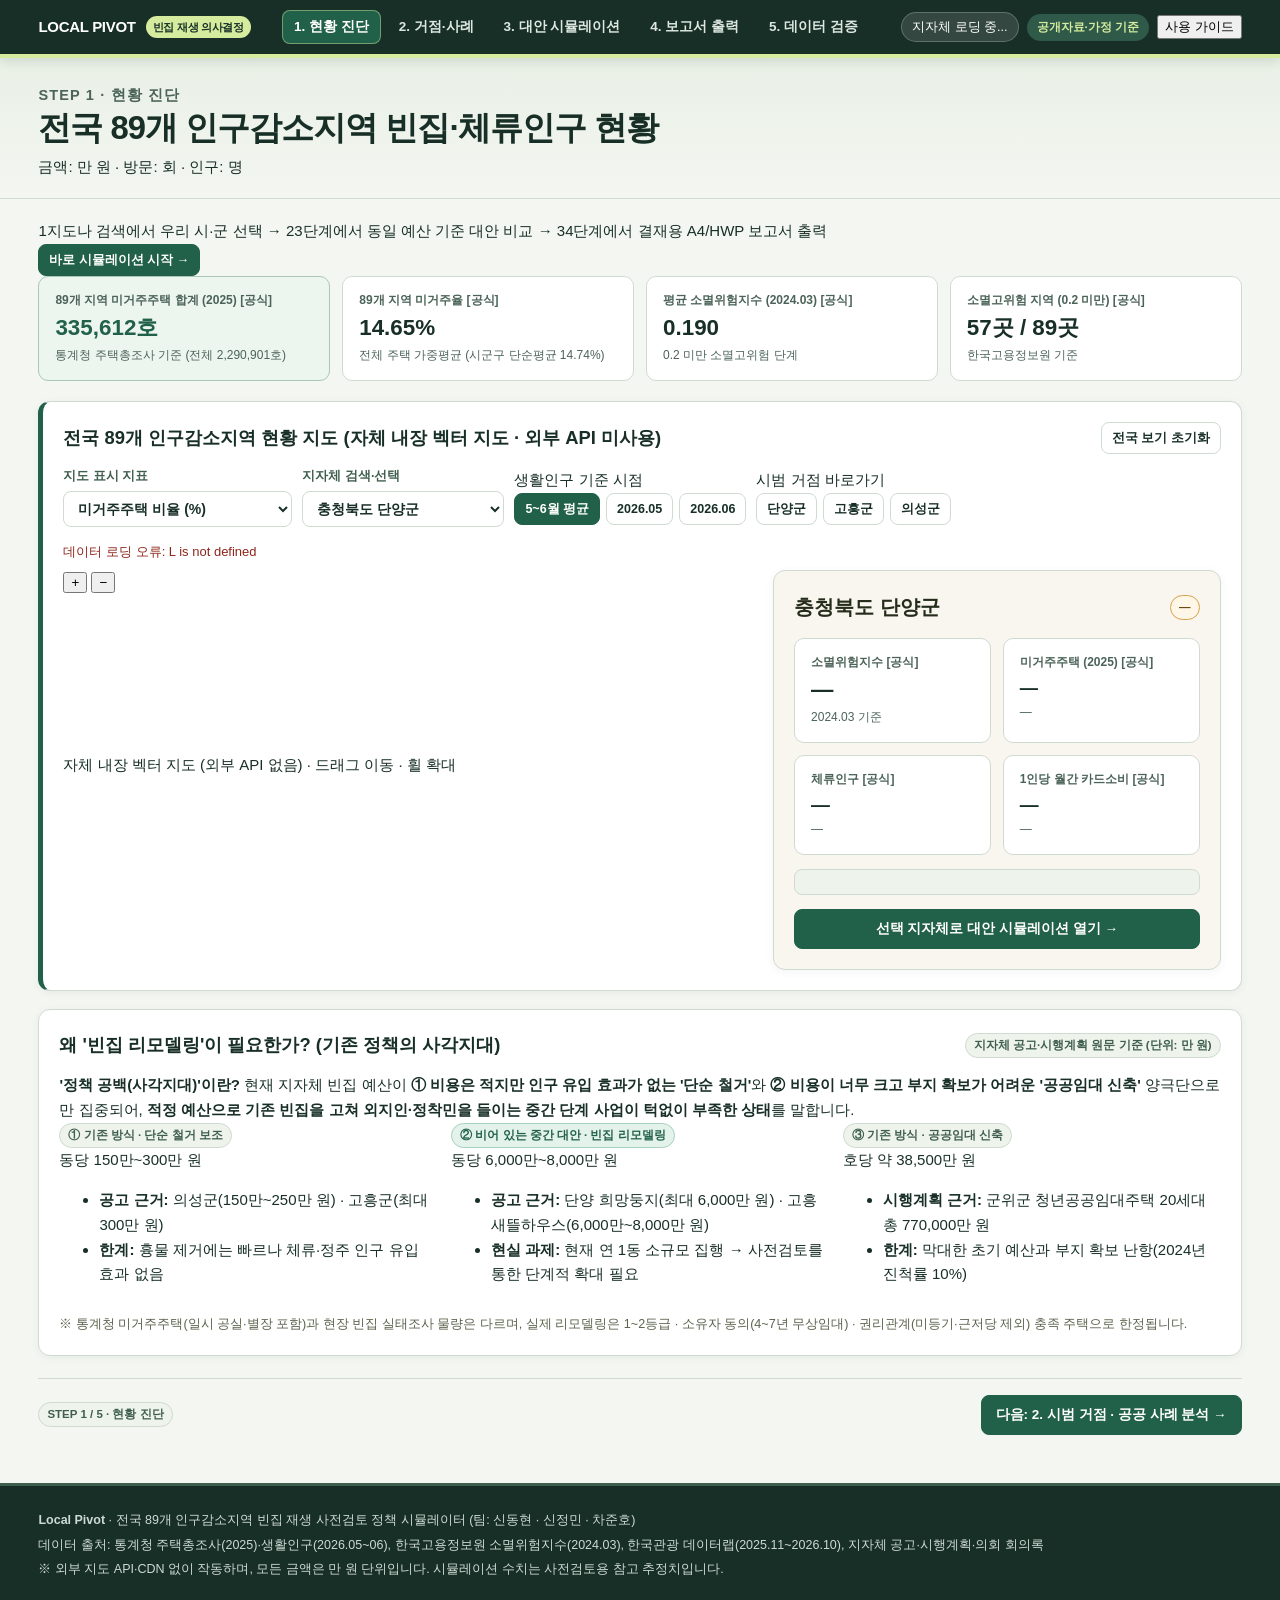
<file: index.html>
<!DOCTYPE html>
<html lang="ko">
<head>
  <meta charset="utf-8" />
  <meta name="viewport" content="width=device-width, initial-scale=1" />
  <title>Local Pivot | 1. 현황 진단 — 전국 89개 인구감소지역</title>
  <link rel="stylesheet" href="css/style.css?v=v4" />
</head>
<body>
  <header class="gnb">
    <div class="wrap gnb-inner">
      <a class="brand" href="index.html">
        <span>LOCAL PIVOT</span>
        <span class="brand-badge">빈집 재생 의사결정</span>
      </a>
      <nav class="nav-links" aria-label="주요 업무 단계">
        <a href="index.html" class="active">1. 현황 진단</a>
        <a href="solution.html" class="">2. 거점·사례</a>
        <a href="alternatives.html" class="">3. 대안 시뮬레이션</a>
        <a href="report.html" class="">4. 보고서 출력</a>
        <a href="audit.html" class="">5. 데이터 검증</a>
      </nav>
      <div class="gnb-status">
        <span id="gnbRegionPill" class="region-pill">지자체 로딩 중...</span>
        <span id="gnbModePill" class="mode-pill">공개자료·가정 기준</span>
        <button type="button" id="openGuideBtn" class="guide-open-btn">사용 가이드</button>
      </div>
    </div>
  </header>

  <section class="hero">
    <div class="wrap hero-row">
      <div>
        <p class="eyebrow">STEP 1 · 현황 진단</p>
        <h1>전국 89개 인구감소지역 빈집·체류인구 현황</h1>
      </div>
      <span class="unit-chip">금액: 만 원 · 방문: 회 · 인구: 명</span>
    </div>
  </section>

  <main class="wrap">
    <div class="guide-bar">
      <div class="guide-steps">
        <span class="guide-step"><span class="step-num">1</span>지도나 검색에서 우리 시·군 선택</span>
        <span class="guide-arrow">→</span>
        <span class="guide-step"><span class="step-num">2</span>3단계에서 동일 예산 기준 대안 비교</span>
        <span class="guide-arrow">→</span>
        <span class="guide-step"><span class="step-num">3</span>4단계에서 결재용 A4/HWP 보고서 출력</span>
      </div>
      <a href="alternatives.html" class="btn btn-primary btn-sm">바로 시뮬레이션 시작 →</a>
    </div>

    <div class="grid-4" style="margin-bottom:20px;">
      <div class="kpi highlight">
        <div class="kpi-label"><span>89개 지역 미거주주택 합계 (2025)</span> <span class="tag-cert tag-official">[공식]</span></div>
        <div class="kpi-val" id="kpiTotalUnocc">—</div>
        <div class="kpi-sub">통계청 주택총조사 기준 (전체 2,290,901호)</div>
      </div>
      <div class="kpi">
        <div class="kpi-label"><span>89개 지역 미거주율</span> <span class="tag-cert tag-official">[공식]</span></div>
        <div class="kpi-val" id="kpiAvgRate">—</div>
        <div class="kpi-sub" id="kpiAvgRateSub">전체 주택 가중평균</div>
      </div>
      <div class="kpi">
        <div class="kpi-label"><span>평균 소멸위험지수 (2024.03)</span> <span class="tag-cert tag-official">[공식]</span></div>
        <div class="kpi-val" id="kpiAvgExt">—</div>
        <div class="kpi-sub">0.2 미만 소멸고위험 단계</div>
      </div>
      <div class="kpi">
        <div class="kpi-label"><span>소멸고위험 지역 (0.2 미만)</span> <span class="tag-cert tag-official">[공식]</span></div>
        <div class="kpi-val" id="kpiHighRisk">—</div>
        <div class="kpi-sub">한국고용정보원 기준</div>
      </div>
    </div>

    <div class="card card-accent">
      <h2>
        <span>전국 89개 인구감소지역 현황 지도 (자체 내장 벡터 지도 · 외부 API 미사용)</span>
        <button type="button" id="resetMapViewBtn" class="btn btn-sm">전국 보기 초기화</button>
      </h2>

      <div class="toolbar">
        <label class="field">
          지도 표시 지표
          <select id="metricSelect">
            <option value="unoccupied_rate">미거주주택 비율 (%)</option>
            <option value="extinction_index">소멸위험지수</option>
            <option value="stay_ratio">공식 체류인구 배수 (배)</option>
            <option value="spend_per_person">1인당 월간 카드소비액 (만 원)</option>
          </select>
        </label>
        <label class="field">
          지자체 검색·선택
          <select id="regionSelect"></select>
        </label>
        <div class="field">
          <span>생활인구 기준 시점</span>
          <div style="display:flex;gap:6px;">
            <button type="button" class="btn btn-sm month-btn active" data-month="avg">5~6월 평균</button>
            <button type="button" class="btn btn-sm month-btn" data-month="202605">2026.05</button>
            <button type="button" class="btn btn-sm month-btn" data-month="202606">2026.06</button>
          </div>
        </div>
        <div class="field">
          <span>시범 거점 바로가기</span>
          <div style="display:flex;gap:6px;">
            <button type="button" class="btn btn-sm pilot-jump-btn" data-code="43800">단양군</button>
            <button type="button" class="btn btn-sm pilot-jump-btn" data-code="46770">고흥군</button>
            <button type="button" class="btn btn-sm pilot-jump-btn" data-code="47730">의성군</button>
          </div>
        </div>
      </div>
      <p id="mapStatus" style="margin:0 0 8px;font-size:13px;color:#8f261c;"></p>

      <div class="grid-map">
        <div id="mapStage" class="map-stage" aria-label="전국 89개 인구감소지역 자체 벡터 지도">
          <div class="map-controls">
            <button type="button" id="zoomInBtn" class="map-ctrl-btn" title="확대">+</button>
            <button type="button" id="zoomOutBtn" class="map-ctrl-btn" title="축소">−</button>
          </div>
          <svg id="koreaMapSvg" role="img" aria-label="대한민국 시군구 인구감소지역 지도"></svg>
          <div id="mapTooltip" class="map-tooltip"></div>
          <div id="mapLegend" class="map-legend"></div>
          <div class="map-credit">자체 내장 벡터 지도 (외부 API 없음) · 드래그 이동 · 휠 확대</div>
        </div>

        <div class="card" style="margin-bottom:0;background:#f8f6ee;">
          <div style="display:flex;align-items:center;justify-content:space-between;gap:8px;flex-wrap:wrap;margin-bottom:14px;">
            <h3 id="selRegionName" style="margin:0;font-size:1.25rem;color:#252c1b;">충청북도 단양군</h3>
            <span id="selExtClass" class="badge badge-warn">—</span>
          </div>
          <div class="grid-2" style="gap:12px;">
            <div class="kpi">
              <div class="kpi-label"><span>소멸위험지수</span> <span class="tag-cert tag-official">[공식]</span></div>
              <div class="kpi-val" id="selExtVal">—</div>
              <div class="kpi-sub">2024.03 기준</div>
            </div>
            <div class="kpi">
              <div class="kpi-label"><span>미거주주택 (2025)</span> <span class="tag-cert tag-official">[공식]</span></div>
              <div class="kpi-val" id="selUnocc" style="font-size:1.14rem;">—</div>
              <div class="kpi-sub" id="selTotalHousing">—</div>
            </div>
            <div class="kpi">
              <div class="kpi-label"><span>체류인구</span> <span class="tag-cert tag-official">[공식]</span></div>
              <div class="kpi-val" id="selStayPop" style="font-size:1.18rem;">—</div>
              <div class="kpi-sub" id="selStayRatio">—</div>
            </div>
            <div class="kpi">
              <div class="kpi-label"><span>1인당 월간 카드소비</span> <span class="tag-cert tag-official">[공식]</span></div>
              <div class="kpi-val" id="selSpend" style="font-size:1.18rem;">—</div>
              <div class="kpi-sub" id="selStayHours">—</div>
            </div>
          </div>
          <p id="pilotBadgeNote" class="info-box" style="margin:14px 0 14px;font-size:13px;"></p>
          <a id="quickSimLink" href="alternatives.html" class="btn btn-primary" style="width:100%;">선택 지자체로 대안 시뮬레이션 열기 →</a>
        </div>
      </div>
    </div>

    <!-- 정책 공백의 명확한 의미 설명 + 3단 비교 카드 -->
    <div class="card card-earth">
      <h2>
        <span>왜 '빈집 리모델링'이 필요한가? (기존 정책의 사각지대)</span>
        <span class="badge badge-earth">지자체 공고·시행계획 원문 기준 (단위: 만 원)</span>
      </h2>
      <div class="gap-explain">
        <strong>'정책 공백(사각지대)'이란?</strong> 현재 지자체 빈집 예산이 <strong>① 비용은 적지만 인구 유입 효과가 없는 '단순 철거'</strong>와 <strong>② 비용이 너무 크고 부지 확보가 어려운 '공공임대 신축'</strong> 양극단으로만 집중되어, <strong>적정 예산으로 기존 빈집을 고쳐 외지인·정착민을 들이는 중간 단계 사업이 턱없이 부족한 상태</strong>를 말합니다.
      </div>
      <div class="grid-3">
        <div class="gap-card">
          <span class="badge">① 기존 방식 · 단순 철거 보조</span>
          <div class="gap-price">동당 150만~300만 원</div>
          <ul>
            <li><strong>공고 근거:</strong> 의성군(150만~250만 원) · 고흥군(최대 300만 원)</li>
            <li><strong>한계:</strong> 흉물 제거에는 빠르나 체류·정주 인구 유입 효과 없음</li>
          </ul>
        </div>
        <div class="gap-card featured">
          <span class="badge badge-accent">② 비어 있는 중간 대안 · 빈집 리모델링</span>
          <div class="gap-price">동당 6,000만~8,000만 원</div>
          <ul>
            <li><strong>공고 근거:</strong> 단양 희망둥지(최대 6,000만 원) · 고흥 새뜰하우스(6,000만~8,000만 원)</li>
            <li><strong>현실 과제:</strong> 현재 연 1동 소규모 집행 → 사전검토를 통한 단계적 확대 필요</li>
          </ul>
        </div>
        <div class="gap-card">
          <span class="badge badge-earth">③ 기존 방식 · 공공임대 신축</span>
          <div class="gap-price">호당 약 38,500만 원</div>
          <ul>
            <li><strong>시행계획 근거:</strong> 군위군 청년공공임대주택 20세대 총 770,000만 원</li>
            <li><strong>한계:</strong> 막대한 초기 예산과 부지 확보 난항(2024년 진척률 10%)</li>
          </ul>
        </div>
      </div>
      <p style="margin:12px 0 0;font-size:12.6px;color:#5c634d;">
        ※ 통계청 미거주주택(일시 공실·별장 포함)과 현장 빈집 실태조사 물량은 다르며, 실제 리모델링은 1~2등급 · 소유자 동의(4~7년 무상임대) · 권리관계(미등기·근저당 제외) 충족 주택으로 한정됩니다.
      </p>
    </div>

    <div class="chapter-footer">
      <span class="badge">STEP 1 / 5 · 현황 진단</span>
      <a href="solution.html" class="btn btn-primary">다음: 2. 시범 거점 · 공공 사례 분석 →</a>
    </div>
  </main>

  <footer>
    <div class="wrap">
      <p><strong>Local Pivot</strong> · 전국 89개 인구감소지역 빈집 재생 사전검토 정책 시뮬레이터 (팀: 신동현 · 신정민 · 차준호)</p>
      <p>데이터 출처: 통계청 주택총조사(2025)·생활인구(2026.05~06), 한국고용정보원 소멸위험지수(2024.03), 한국관광 데이터랩(2025.11~2026.10), 지자체 공고·시행계획·의회 회의록</p>
      <p>※ 외부 지도 API·CDN 없이 작동하며, 모든 금액은 만 원 단위입니다. 시뮬레이션 수치는 사전검토용 참고 추정치입니다.</p>
    </div>
  </footer>
  <script src="js/common.js?v=v4"></script>
  <script src="js/map.js?v=v4"></script>
</body>
</html>
</file>
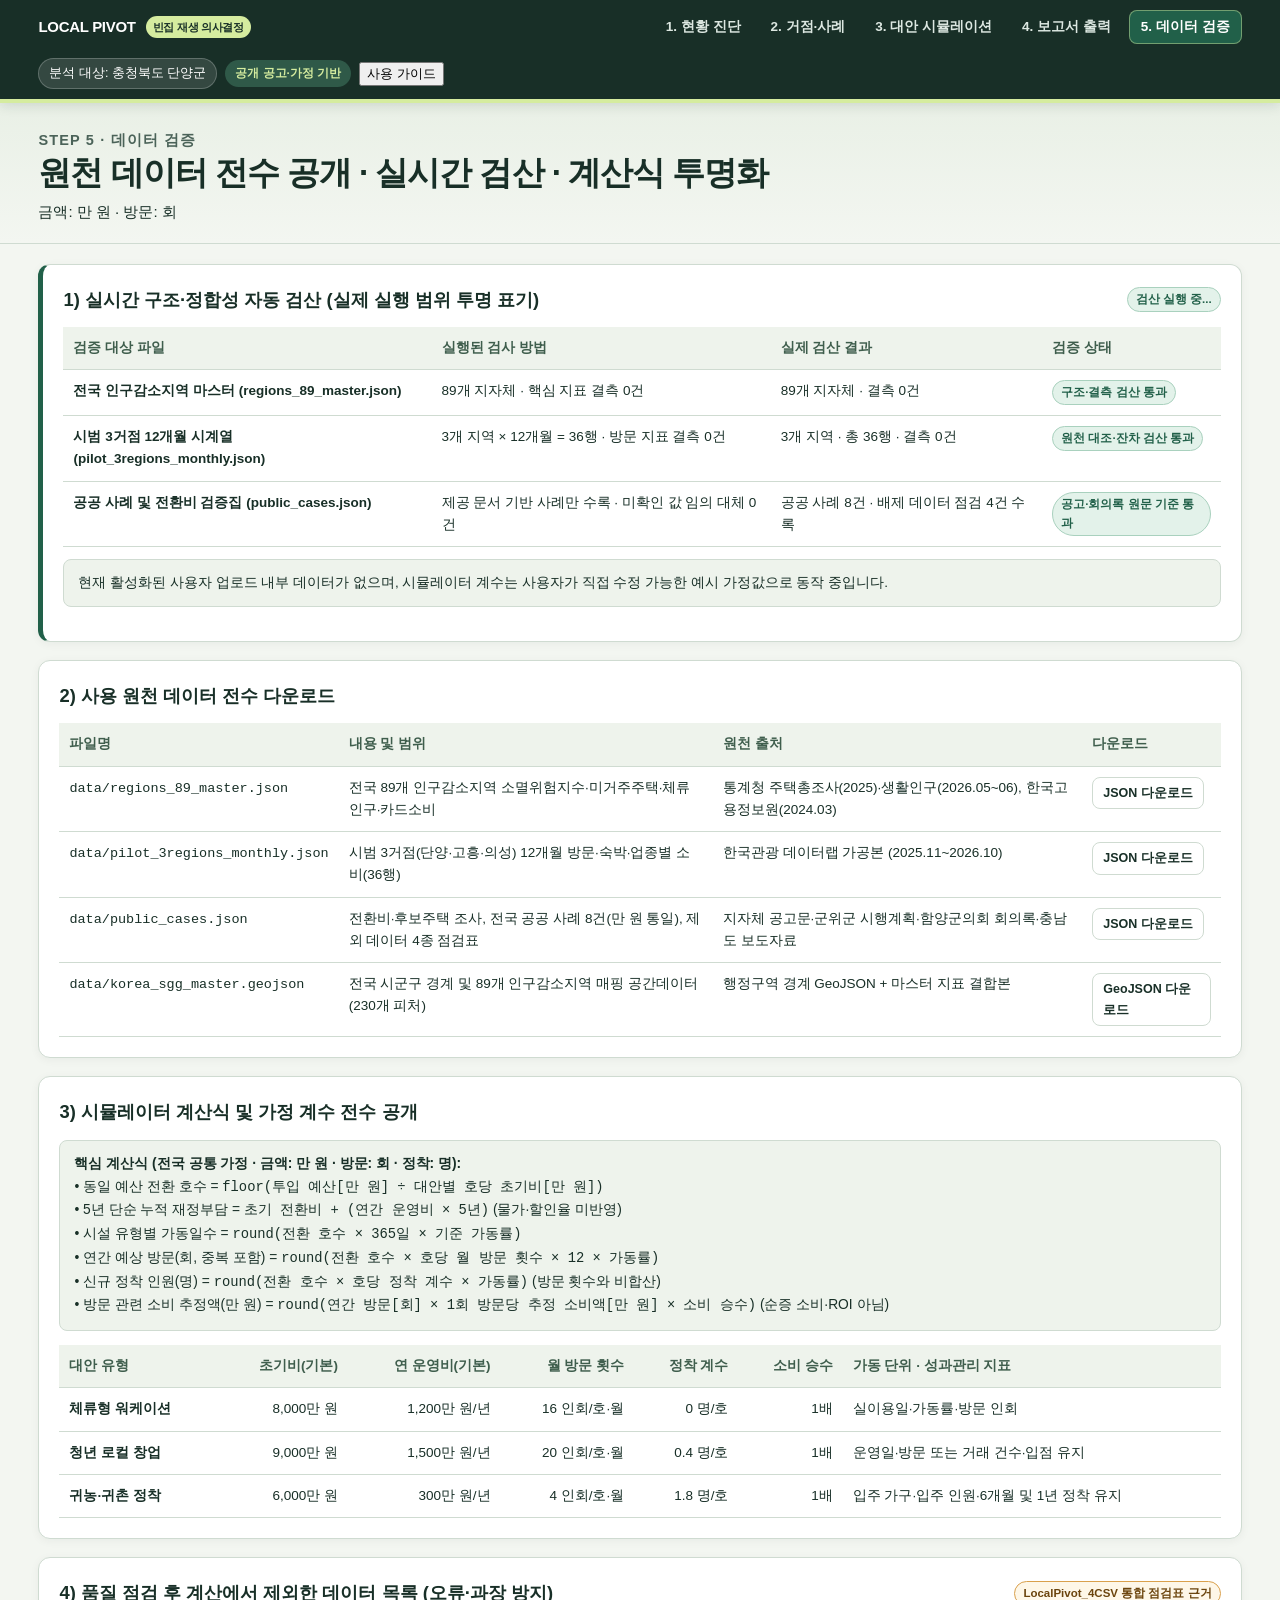
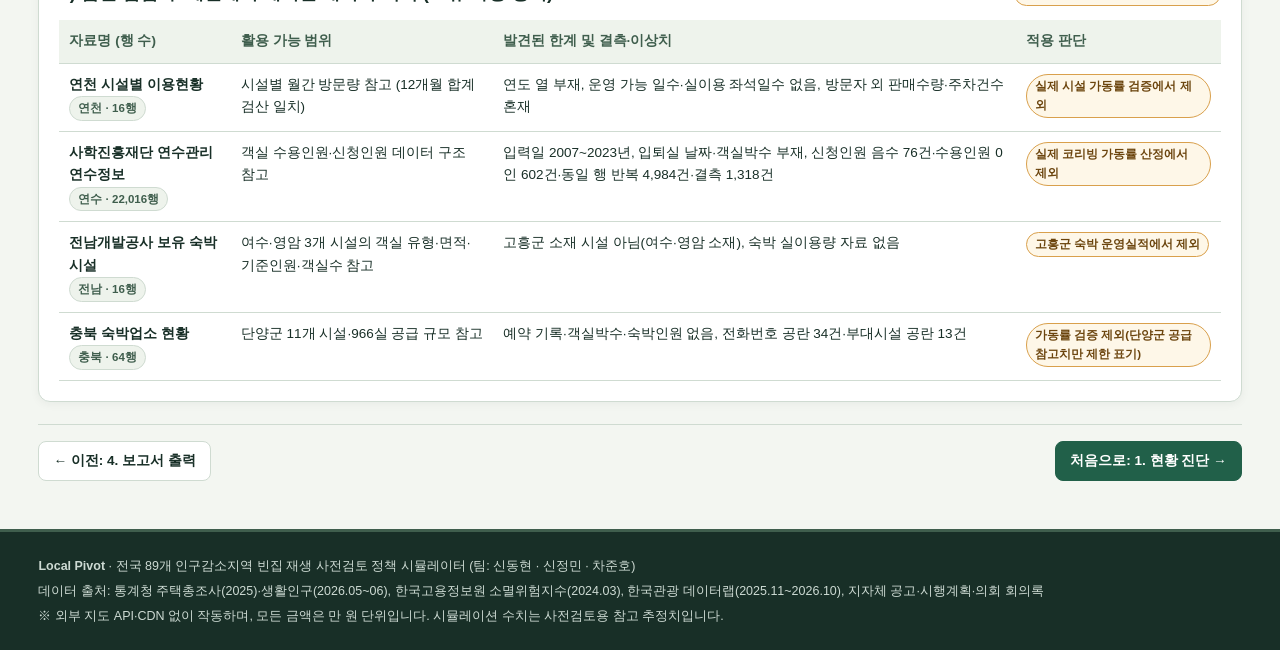
<file: audit.html>
<!DOCTYPE html>
<html lang="ko">
<head>
  <meta charset="utf-8" />
  <meta name="viewport" content="width=device-width, initial-scale=1" />
  <title>Local Pivot | 5. 데이터 검증 — 원천 데이터 및 계산식 공개</title>
  <link rel="stylesheet" href="css/style.css?v=v4" />
</head>
<body>
  <header class="gnb">
    <div class="wrap gnb-inner">
      <a class="brand" href="index.html">
        <span>LOCAL PIVOT</span>
        <span class="brand-badge">빈집 재생 의사결정</span>
      </a>
      <nav class="nav-links" aria-label="주요 업무 단계">
        <a href="index.html" class="">1. 현황 진단</a>
        <a href="solution.html" class="">2. 거점·사례</a>
        <a href="alternatives.html" class="">3. 대안 시뮬레이션</a>
        <a href="report.html" class="">4. 보고서 출력</a>
        <a href="audit.html" class="active">5. 데이터 검증</a>
      </nav>
      <div class="gnb-status">
        <span id="gnbRegionPill" class="region-pill">지자체 로딩 중...</span>
        <span id="gnbModePill" class="mode-pill">공개자료·가정 기준</span>
        <button type="button" id="openGuideBtn" class="guide-open-btn">사용 가이드</button>
      </div>
    </div>
  </header>

  <section class="hero">
    <div class="wrap hero-row">
      <div>
        <p class="eyebrow">STEP 5 · 데이터 검증</p>
        <h1>원천 데이터 전수 공개 · 실시간 검산 · 계산식 투명화</h1>
      </div>
      <span class="unit-chip">금액: 만 원 · 방문: 회</span>
    </div>
  </section>

  <main class="wrap">
    <div class="card card-accent">
      <h2>
        <span>1) 실시간 구조·정합성 자동 검산 (실제 실행 범위 투명 표기)</span>
        <span id="auditRunTime" class="badge badge-accent">검산 실행 중...</span>
      </h2>
      <div class="table-wrap">
        <table>
          <thead>
            <tr>
              <th>검증 대상 파일</th>
              <th>실행된 검사 방법</th>
              <th>실제 검산 결과</th>
              <th>검증 상태</th>
            </tr>
          </thead>
          <tbody id="integrityCheckBody"></tbody>
        </table>
      </div>
      <p id="customAuditNote" class="info-box" style="margin-top:12px;font-size:13.5px;"></p>
    </div>

    <div class="card">
      <h2>2) 사용 원천 데이터 전수 다운로드</h2>
      <div class="table-wrap">
        <table>
          <thead>
            <tr>
              <th>파일명</th>
              <th>내용 및 범위</th>
              <th>원천 출처</th>
              <th>다운로드</th>
            </tr>
          </thead>
          <tbody>
            <tr>
              <td><code>data/regions_89_master.json</code></td>
              <td>전국 89개 인구감소지역 소멸위험지수·미거주주택·체류인구·카드소비</td>
              <td>통계청 주택총조사(2025)·생활인구(2026.05~06), 한국고용정보원(2024.03)</td>
              <td><a href="data/regions_89_master.json" download class="btn btn-sm">JSON 다운로드</a></td>
            </tr>
            <tr>
              <td><code>data/pilot_3regions_monthly.json</code></td>
              <td>시범 3거점(단양·고흥·의성) 12개월 방문·숙박·업종별 소비(36행)</td>
              <td>한국관광 데이터랩 가공본 (2025.11~2026.10)</td>
              <td><a href="data/pilot_3regions_monthly.json" download class="btn btn-sm">JSON 다운로드</a></td>
            </tr>
            <tr>
              <td><code>data/public_cases.json</code></td>
              <td>전환비·후보주택 조사, 전국 공공 사례 8건(만 원 통일), 제외 데이터 4종 점검표</td>
              <td>지자체 공고문·군위군 시행계획·함양군의회 회의록·충남도 보도자료</td>
              <td><a href="data/public_cases.json" download class="btn btn-sm">JSON 다운로드</a></td>
            </tr>
            <tr>
              <td><code>data/korea_sgg_master.geojson</code></td>
              <td>전국 시군구 경계 및 89개 인구감소지역 매핑 공간데이터(230개 피처)</td>
              <td>행정구역 경계 GeoJSON + 마스터 지표 결합본</td>
              <td><a href="data/korea_sgg_master.geojson" download class="btn btn-sm">GeoJSON 다운로드</a></td>
            </tr>
          </tbody>
        </table>
      </div>
    </div>

    <div class="card">
      <h2>3) 시뮬레이터 계산식 및 가정 계수 전수 공개</h2>
      <div class="info-box" style="margin-bottom:14px;font-size:13.8px;">
        <strong>핵심 계산식 (전국 공통 가정 · 금액: 만 원 · 방문: 회 · 정착: 명):</strong><br>
        • 동일 예산 전환 호수 = <code>floor(투입 예산[만 원] ÷ 대안별 호당 초기비[만 원])</code><br>
        • 5년 단순 누적 재정부담 = <code>초기 전환비 + (연간 운영비 × 5년)</code> (물가·할인율 미반영)<br>
        • 시설 유형별 가동일수 = <code>round(전환 호수 × 365일 × 기준 가동률)</code><br>
        • 연간 예상 방문(회, 중복 포함) = <code>round(전환 호수 × 호당 월 방문 횟수 × 12 × 가동률)</code><br>
        • 신규 정착 인원(명) = <code>round(전환 호수 × 호당 정착 계수 × 가동률)</code> (방문 횟수와 비합산)<br>
        • 방문 관련 소비 추정액(만 원) = <code>round(연간 방문[회] × 1회 방문당 추정 소비액[만 원] × 소비 승수)</code> (순증 소비·ROI 아님)
      </div>
      <div class="table-wrap">
        <table>
          <thead>
            <tr>
              <th>대안 유형</th>
              <th class="num">초기비(기본)</th>
              <th class="num">연 운영비(기본)</th>
              <th class="num">월 방문 횟수</th>
              <th class="num">정착 계수</th>
              <th class="num">소비 승수</th>
              <th>가동 단위 · 성과관리 지표</th>
            </tr>
          </thead>
          <tbody id="paramTableBody"></tbody>
        </table>
      </div>
    </div>

    <div class="card card-earth">
      <h2>
        <span>4) 품질 점검 후 계산에서 제외한 데이터 목록 (오류·과장 방지)</span>
        <span class="badge badge-warn">LocalPivot_4CSV 통합 점검표 근거</span>
      </h2>
      <div class="table-wrap">
        <table>
          <thead>
            <tr>
              <th>자료명 (행 수)</th>
              <th>활용 가능 범위</th>
              <th>발견된 한계 및 결측·이상치</th>
              <th>적용 판단</th>
            </tr>
          </thead>
          <tbody id="excludedBody"></tbody>
        </table>
      </div>
    </div>

    <div class="chapter-footer">
      <a href="report.html" class="btn">← 이전: 4. 보고서 출력</a>
      <a href="index.html" class="btn btn-primary">처음으로: 1. 현황 진단 →</a>
    </div>
  </main>

  <footer>
    <div class="wrap">
      <p><strong>Local Pivot</strong> · 전국 89개 인구감소지역 빈집 재생 사전검토 정책 시뮬레이터 (팀: 신동현 · 신정민 · 차준호)</p>
      <p>데이터 출처: 통계청 주택총조사(2025)·생활인구(2026.05~06), 한국고용정보원 소멸위험지수(2024.03), 한국관광 데이터랩(2025.11~2026.10), 지자체 공고·시행계획·의회 회의록</p>
      <p>※ 외부 지도 API·CDN 없이 작동하며, 모든 금액은 만 원 단위입니다. 시뮬레이션 수치는 사전검토용 참고 추정치입니다.</p>
    </div>
  </footer>
  <script src="js/common.js?v=v4"></script>
  <script src="js/audit.js?v=v4"></script>
</body>
</html>
</file>
<file: css/style.css>
:root {
  color-scheme: light;
  --paper: #f3f6f1;
  --surface: #ffffff;
  --surface-soft: #eef3ec;
  --ink: #182f27;
  --ink-muted: #4b6359;
  --accent: #216049;
  --accent-hover: #194c3a;
  --olive: #3f5e4d;
  --wood: #8b6f4e;
  --wood-soft: #f5efe6;
  --lime: #d5ec9f;
  --line: #cfdbd1;
  --warn-bg: #fef7e8;
  --warn-border: #d9a04c;
  --warn-ink: #6b440d;
  --danger-bg: #fef2f2;
  --danger-border: #dc2626;
  --danger-ink: #991b1b;
  --radius: 12px;
  --shadow: 0 2px 10px rgba(24, 47, 39, 0.05);
}

*, *::before, *::after { box-sizing: border-box; }
html { scroll-behavior: smooth; }
body {
  margin: 0;
  background: var(--paper);
  color: var(--ink);
  font: 15px/1.65 'Pretendard', -apple-system, BlinkMacSystemFont, 'Noto Sans KR', 'Malgun Gothic', sans-serif;
  -webkit-font-smoothing: antialiased;
}

.wrap { width: min(94%, 1240px); margin: 0 auto; }

/* GNB */
.gnb {
  position: sticky; top: 0; z-index: 1000;
  background: var(--ink); color: #fff;
  border-bottom: 4px solid var(--lime);
  box-shadow: 0 2px 12px rgba(24, 47, 39, 0.14);
}
.gnb-inner {
  display: flex; align-items: center; justify-content: space-between;
  gap: 14px; padding: 10px 0; flex-wrap: wrap;
}
.brand {
  display: flex; align-items: center; gap: 10px;
  text-decoration: none; color: #fff; font-weight: 800; letter-spacing: -0.02em;
}
.brand-badge {
  background: var(--lime); color: var(--ink);
  font-size: 11px; font-weight: 800; padding: 2px 7px; border-radius: 999px;
}
.nav-links {
  display: flex; align-items: center; gap: 6px; flex-wrap: wrap;
}
.nav-links a {
  color: #dce7e1; text-decoration: none; font-size: 13.5px; font-weight: 600;
  padding: 6px 12px; border-radius: 8px;
  transition: background-color 180ms ease-out, color 180ms ease-out;
}
.nav-links a:hover { background: rgba(255,255,255,0.1); color: #fff; }
.nav-links a.active {
  background: var(--accent); color: #fff;
  box-shadow: inset 0 0 0 1px rgba(213, 236, 159, 0.45);
}
.gnb-status {
  display: flex; align-items: center; gap: 8px; flex-wrap: wrap;
}
.region-pill {
  background: rgba(255,255,255,0.12); color: #fff;
  font-size: 12.5px; padding: 4px 10px; border-radius: 999px;
  border: 1px solid rgba(255,255,255,0.22);
}
.mode-pill {
  font-size: 11.5px; font-weight: 700; padding: 4px 10px; border-radius: 999px;
  background: #2f5948; color: var(--lime);
}
.mode-pill.custom {
  background: var(--wood); color: #fff;
}

/* Page Hero */
.hero {
  padding: 26px 0 18px;
  border-bottom: 1px solid var(--line);
  background: linear-gradient(180deg, #e9f0e6 0%, var(--paper) 100%);
}
.eyebrow {
  font-size: 12px; font-weight: 800; letter-spacing: 0.08em;
  color: var(--accent); text-transform: uppercase; margin: 0 0 4px;
}
.hero h1 {
  margin: 0 0 6px; font-size: clamp(1.45rem, 2.6vw, 2.05rem);
  line-height: 1.25; letter-spacing: -0.03em; color: var(--ink);
}
.hero p { margin: 0; color: var(--ink-muted); max-width: 860px; font-size: 14.5px; }

main { padding: 20px 0 48px; }

/* Cards & Panels */
.card {
  background: var(--surface);
  border: 1px solid var(--line);
  border-radius: var(--radius);
  padding: 20px;
  box-shadow: var(--shadow);
  margin-bottom: 18px;
}
.card-accent { border-left: 5px solid var(--accent); }
.card-wood { border-left: 5px solid var(--wood); background: #fcfbf8; }
.card h2 {
  margin: 0 0 12px; font-size: 1.15rem; font-weight: 800;
  color: var(--ink); display: flex; align-items: center; justify-content: space-between; gap: 10px; flex-wrap: wrap;
}
.card h3 { margin: 0 0 8px; font-size: 1rem; font-weight: 700; color: var(--olive); }

/* Grids */
.grid-4 { display: grid; grid-template-columns: repeat(4, minmax(0, 1fr)); gap: 12px; }
.grid-3 { display: grid; grid-template-columns: repeat(3, minmax(0, 1fr)); gap: 14px; }
.grid-2 { display: grid; grid-template-columns: repeat(2, minmax(0, 1fr)); gap: 16px; }
.grid-map { display: grid; grid-template-columns: 1.55fr 1fr; gap: 16px; align-items: start; }

@media (max-width: 980px) {
  .grid-4 { grid-template-columns: repeat(2, minmax(0, 1fr)); }
  .grid-3, .grid-2, .grid-map { grid-template-columns: 1fr; }
}
@media (max-width: 560px) {
  .grid-4 { grid-template-columns: 1fr; }
}

/* KPI */
.kpi {
  background: var(--surface);
  border: 1px solid var(--line);
  border-radius: 10px;
  padding: 14px 16px;
}
.kpi-label { font-size: 12px; font-weight: 700; color: var(--ink-muted); margin-bottom: 4px; }
.kpi-val {
  font-size: 1.4rem; font-weight: 800; color: var(--ink);
  font-variant-numeric: tabular-nums; line-height: 1.2;
}
.kpi-sub { font-size: 12px; color: var(--ink-muted); margin-top: 4px; }
.kpi.highlight { background: #edf5ef; border-color: #a9c7b6; }
.kpi.highlight .kpi-val { color: var(--accent); }

/* Controls & Buttons */
.toolbar {
  display: flex; align-items: center; gap: 10px; flex-wrap: wrap;
  margin-bottom: 14px;
}
label.field { display: flex; flex-direction: column; gap: 4px; font-size: 12.5px; font-weight: 700; color: var(--olive); }
select, input[type="number"], input[type="text"] {
  font: inherit; font-size: 14px; padding: 8px 10px;
  border: 1px solid var(--line); border-radius: 8px;
  background: #fff; color: var(--ink);
  transition: border-color 160ms ease-out;
}
select:focus, input:focus { outline: none; border-color: var(--accent); box-shadow: 0 0 0 3px rgba(33,96,73,0.12); }
input[type="range"] { accent-color: var(--accent); width: 100%; cursor: pointer; }

.btn {
  display: inline-flex; align-items: center; justify-content: center; gap: 6px;
  font: inherit; font-size: 13.5px; font-weight: 700;
  padding: 8px 14px; border-radius: 8px; border: 1px solid var(--line);
  background: #fff; color: var(--ink); cursor: pointer; text-decoration: none;
  transition: background-color 160ms ease-out, border-color 160ms ease-out, transform 120ms ease-out;
}
.btn:hover { background: var(--surface-soft); border-color: var(--olive); }
.btn:active { transform: translateY(1px); }
.btn-primary { background: var(--accent); color: #fff; border-color: var(--accent); }
.btn-primary:hover { background: var(--accent-hover); border-color: var(--accent-hover); }
.btn-wood { background: var(--wood); color: #fff; border-color: var(--wood); }
.btn-wood:hover { background: #735a3d; border-color: #735a3d; }
.btn-sm { font-size: 12.5px; padding: 5px 10px; }
.btn.active { background: var(--accent); color: #fff; border-color: var(--accent); }
.btn:disabled { opacity: 0.45; cursor: not-allowed; }

/* Badges & Notices */
.badge {
  display: inline-block; font-size: 11.5px; font-weight: 700;
  padding: 2px 8px; border-radius: 999px; background: var(--surface-soft); color: var(--olive);
  border: 1px solid var(--line);
}
.badge-accent { background: #e3f2ea; color: var(--accent); border-color: #a9d1be; }
.badge-wood { background: var(--wood-soft); color: var(--wood); border-color: #decab2; }
.badge-warn { background: var(--warn-bg); color: var(--warn-ink); border-color: var(--warn-border); }
.badge-danger { background: var(--danger-bg); color: var(--danger-ink); border-color: var(--danger-border); }

.notice {
  background: var(--warn-bg); border: 1px solid var(--warn-border);
  border-left: 4px solid var(--warn-border); color: var(--warn-ink);
  border-radius: 8px; padding: 10px 14px; font-size: 13px; margin: 10px 0;
}
.notice-danger {
  background: var(--danger-bg); border: 1px solid var(--danger-border);
  border-left: 4px solid var(--danger-border); color: var(--danger-ink);
  border-radius: 8px; padding: 10px 14px; font-size: 13px; margin: 10px 0;
}
.info-box {
  background: var(--surface-soft); border: 1px solid var(--line);
  border-radius: 8px; padding: 12px 14px; font-size: 13.5px; color: var(--ink);
}

/* Cost Spectrum Bar */
.spectrum-grid {
  display: grid; grid-template-columns: repeat(3, minmax(0, 1fr)); gap: 10px;
  margin-top: 10px;
}
@media (max-width: 720px) { .spectrum-grid { grid-template-columns: 1fr; } }
.spectrum-item {
  border-radius: 8px; padding: 10px 12px; border: 1px solid var(--line); background: #fff;
}
.spectrum-item.mid { background: #edf5ef; border-color: #216049; border-width: 1.5px; }

/* Details / Accordion */
details.panel-details {
  border: 1px solid var(--line); border-radius: 8px; background: #f9fbf8;
  padding: 10px 14px; margin-top: 12px;
}
details.panel-details summary {
  cursor: pointer; font-weight: 800; font-size: 13.5px; color: var(--olive);
  user-select: none;
}

/* Tables */
.table-wrap { overflow-x: auto; }
table {
  width: 100%; border-collapse: collapse; font-size: 13.5px;
  font-variant-numeric: tabular-nums;
}
th, td {
  text-align: left; vertical-align: top; padding: 10px 10px;
  border-bottom: 1px solid var(--line);
}
thead th {
  background: var(--surface-soft); color: var(--olive); font-weight: 800;
  white-space: nowrap;
}
tbody tr:hover { background: #f8fbf7; }
tbody tr.row-highlight { background: #eaf4ee; font-weight: 700; }
.num { text-align: right; font-variant-numeric: tabular-nums; }

/* Map */
#map {
  width: 100%; height: 64vh; min-height: 460px; max-height: 680px;
  border-radius: 10px; border: 1px solid var(--line); z-index: 1;
  background: #e9efe9;
}
.legend-box {
  background: rgba(255,255,255,0.94); padding: 10px 12px; border-radius: 8px;
  border: 1px solid var(--line); font-size: 12px; line-height: 1.5;
  box-shadow: var(--shadow);
}
.legend-row { display: flex; align-items: center; gap: 6px; }
.legend-swatch { width: 14px; height: 12px; border-radius: 2px; border: 1px solid rgba(0,0,0,0.15); }

/* Upload Dropzone */
.dropzone {
  border: 2px dashed #9db6a7; border-radius: 10px;
  padding: 16px; background: #f9fbf8; text-align: center;
  transition: border-color 160ms ease-out, background-color 160ms ease-out;
  cursor: pointer;
}
.dropzone.dragover { border-color: var(--accent); background: #e8f4ed; }

/* Chart Containers */
.chart-box { position: relative; height: 310px; width: 100%; }
.chart-box-sm { position: relative; height: 260px; width: 100%; }

/* Footer */
footer {
  background: var(--ink); color: #cddad3; padding: 20px 0; font-size: 12.5px;
  border-top: 3px solid var(--olive);
}
footer p { margin: 4px 0; }

/* Chapter Step Bar */
.chapter-footer {
  display: flex; justify-content: space-between; align-items: center;
  gap: 12px; flex-wrap: wrap; margin-top: 22px; padding-top: 16px;
  border-top: 1px solid var(--line);
}

@media print {
  .gnb, .no-print, .chapter-footer { display: none !important; }
  body { background: #fff; }
  .card { box-shadow: none; break-inside: avoid; }
}
</file>
